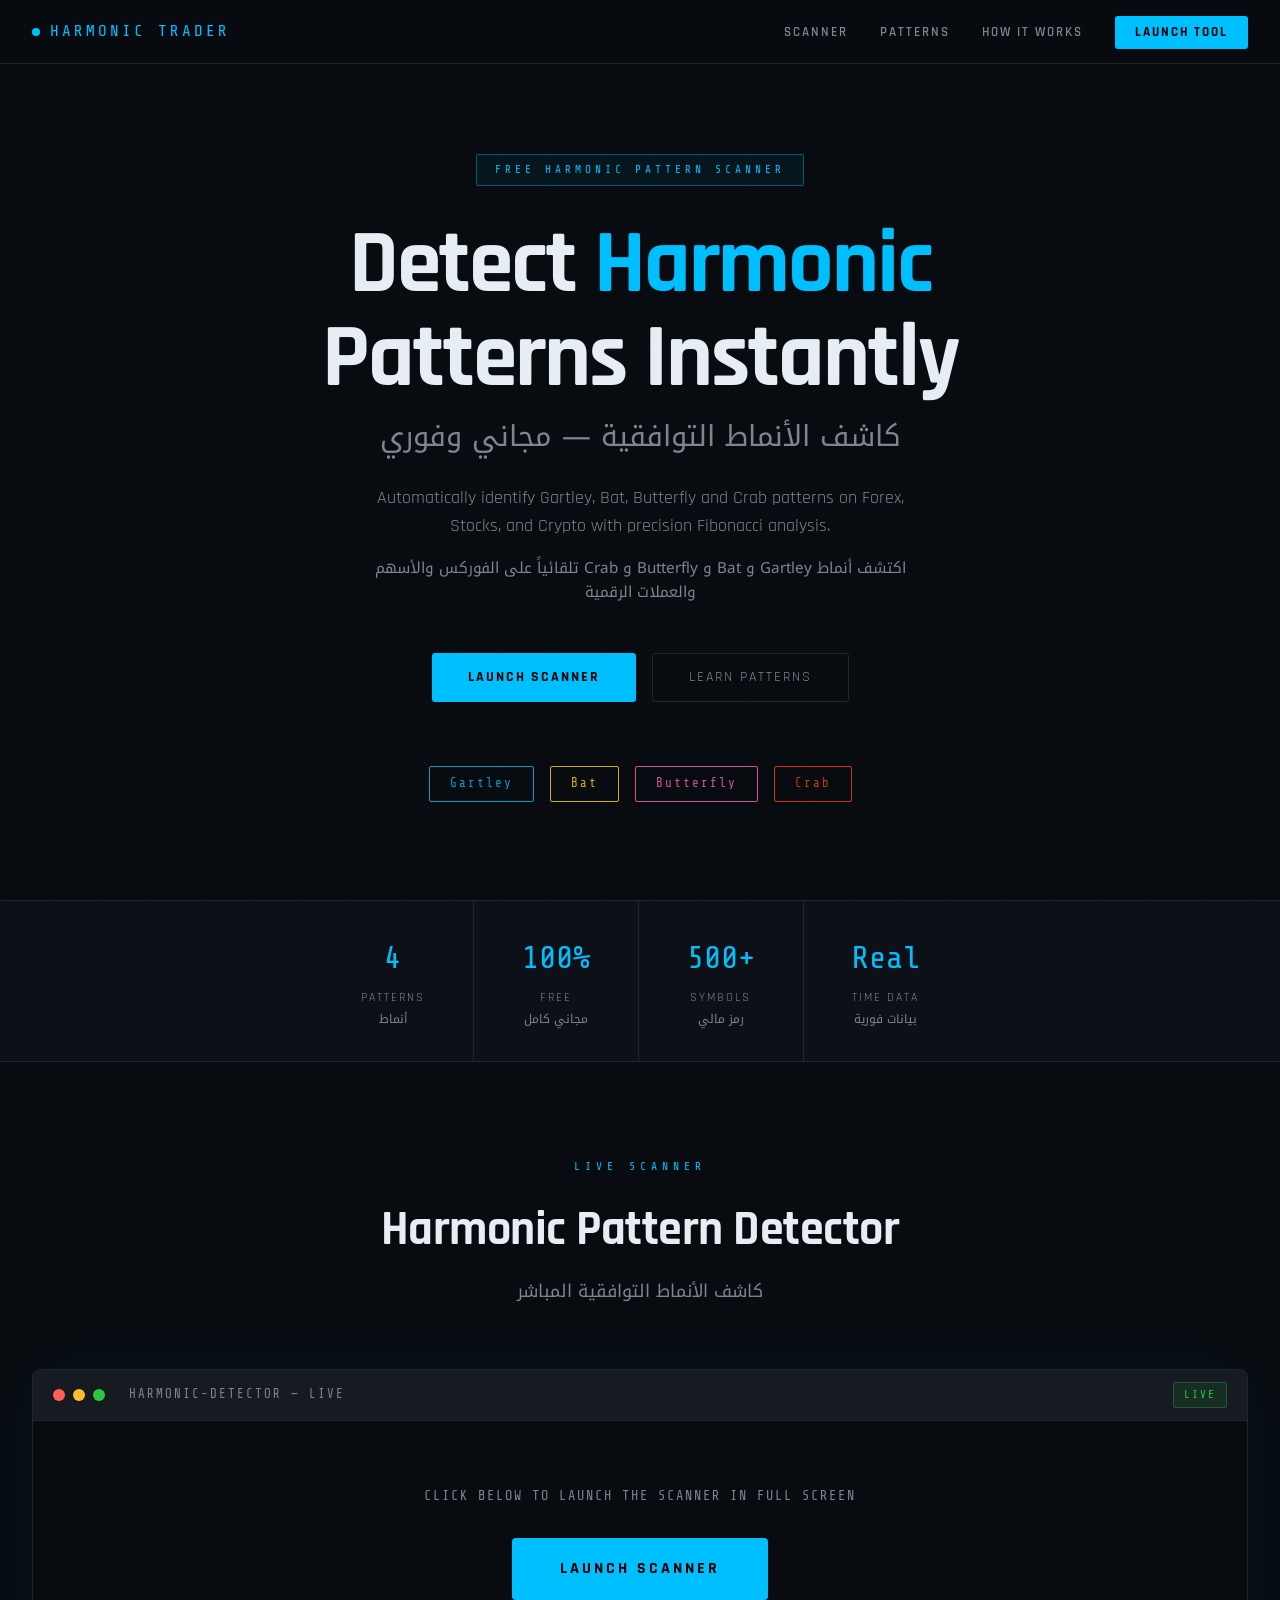
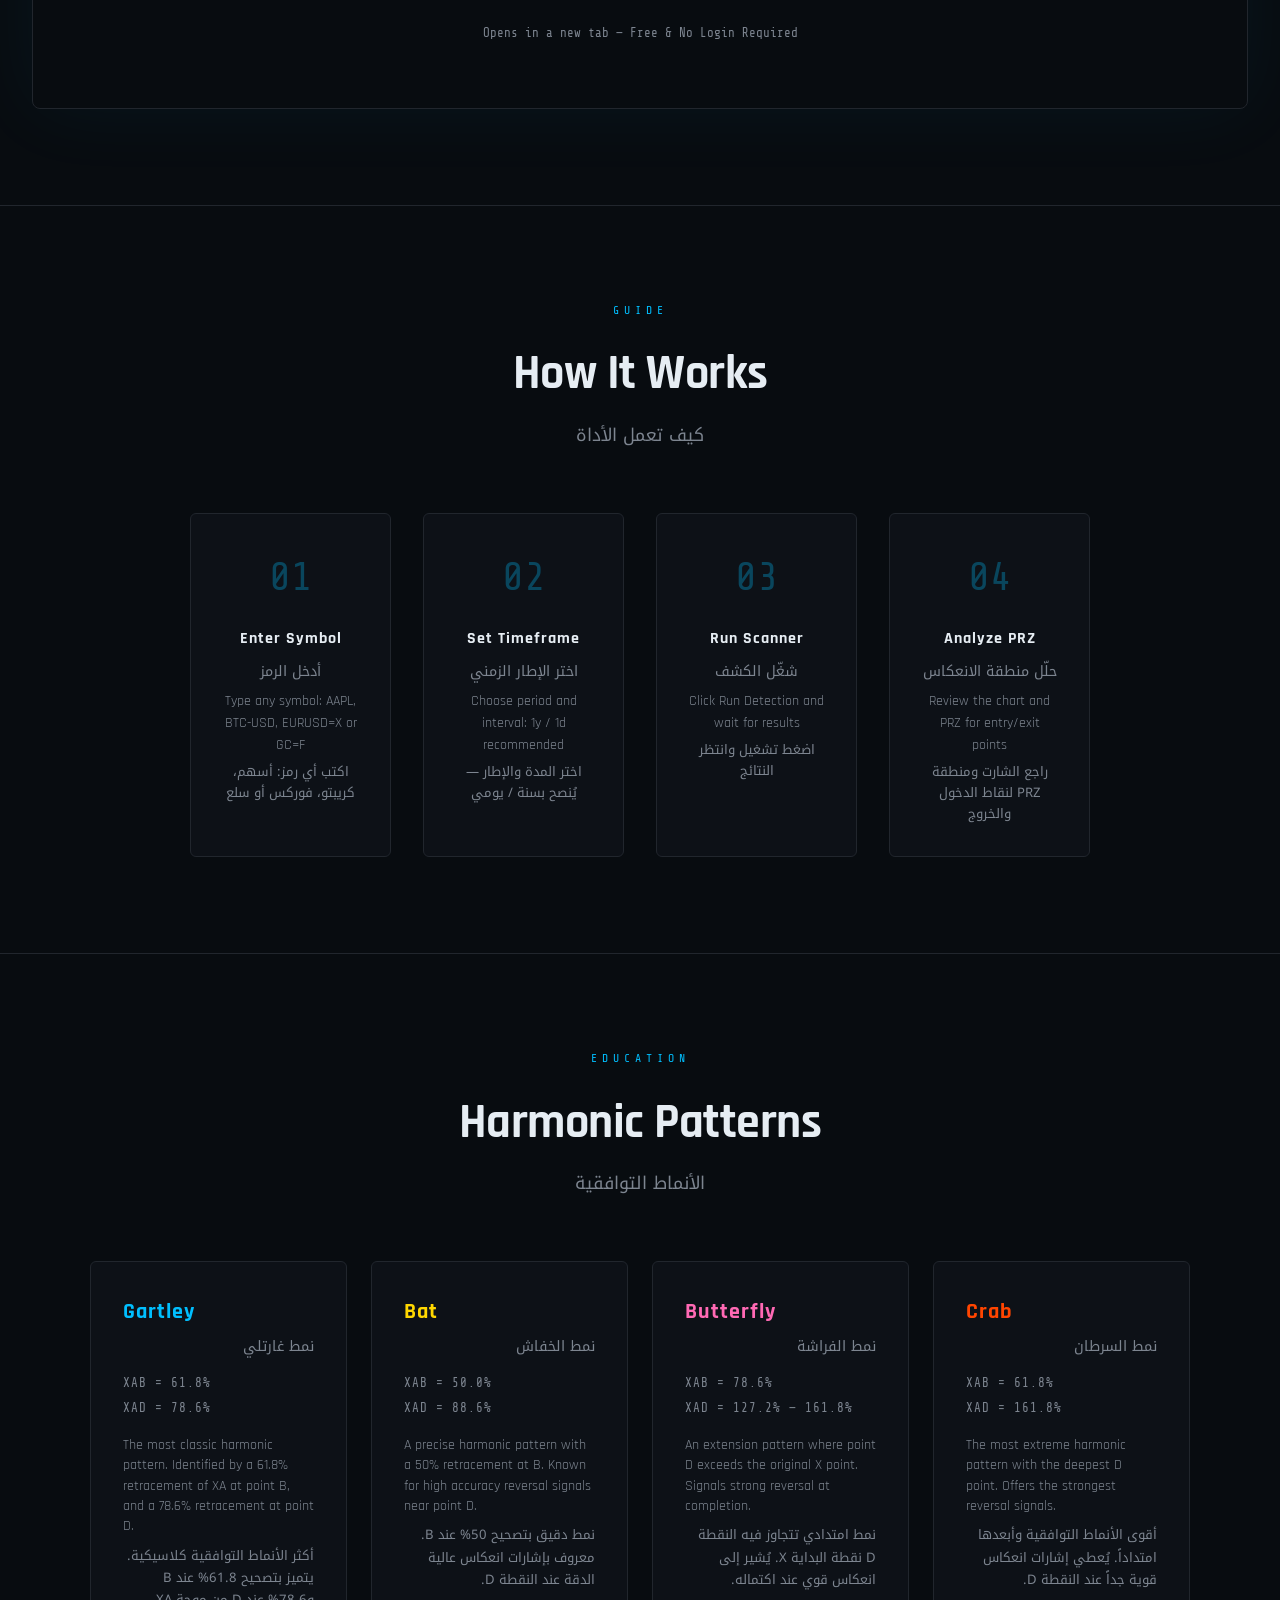
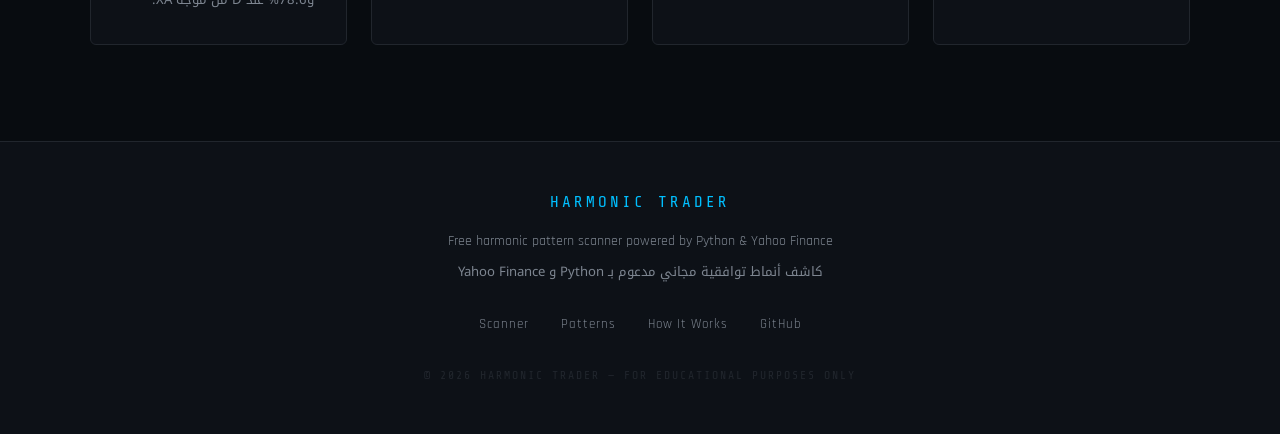
<file: index.html>
<!DOCTYPE html>
<html lang="en">
<head>
<meta charset="UTF-8">
  <meta name="google-site-verification" content="google468eff9cdc833924">
<meta name="viewport" content="width=device-width, initial-scale=1.0">
<title>Harmonic Trader — Free Pattern Scanner</title>
<meta name="description" content="Free harmonic pattern detector online. Automatically scan Gartley, Bat, Butterfly and Crab patterns on Forex, Stocks and Crypto. كاشف الأنماط التوافقية مجاني.">
<meta name="keywords" content="harmonic patterns, gartley, bat, butterfly, crab, free scanner, forex, التحليل التوافقي, أنماط هارمونيك">
<meta name="author" content="Harmonic Trader">
<meta name="robots" content="index, follow">
<link rel="canonical" href="https://sarifim3-stack.github.io">
<meta property="og:title" content="Harmonic Trader — Free Pattern Scanner">
<meta property="og:description" content="Detect Gartley, Bat, Butterfly and Crab patterns automatically. Free online tool.">
<meta property="og:url" content="https://sarifim3-stack.github.io">
<meta property="og:type" content="website">
<link rel="preconnect" href="https://fonts.googleapis.com">
<link href="https://fonts.googleapis.com/css2?family=Share+Tech+Mono&family=Rajdhani:wght@400;600;700&family=Noto+Kufi+Arabic:wght@400;700&display=swap" rel="stylesheet">
<link rel="stylesheet" href="style.css">
</head>
<body>

<!-- ═══════════════════════════════════ NAVBAR -->
<nav>
  <a href="#" class="nav-logo">
    <span class="nav-dot"></span>
    HARMONIC TRADER
  </a>
  <ul class="nav-links">
    <li><a href="#tool">Scanner</a></li>
    <li><a href="#patterns">Patterns</a></li>
    <li><a href="#how">How It Works</a></li>
    <li><a href="#tool" class="nav-cta">Launch Tool</a></li>
  </ul>
</nav>

<!-- ═══════════════════════════════════ HERO -->
<section class="hero">
  <div class="hero-badge">Free Harmonic Pattern Scanner</div>

  <h1>Detect <em>Harmonic</em><br>Patterns Instantly</h1>
  <p class="hero-ar">كاشف الأنماط التوافقية — مجاني وفوري</p>

  <p class="hero-desc">
    Automatically identify Gartley, Bat, Butterfly and Crab patterns
    on Forex, Stocks, and Crypto with precision Fibonacci analysis.
  </p>
  <p class="hero-desc-ar">
    اكتشف أنماط Gartley و Bat و Butterfly و Crab تلقائياً على الفوركس والأسهم والعملات الرقمية
  </p>

  <div class="hero-btns">
    <a href="#tool" class="btn-primary">Launch Scanner</a>
    <a href="#patterns" class="btn-outline">Learn Patterns</a>
  </div>

  <div class="patterns-row">
    <span class="pill gartley">Gartley</span>
    <span class="pill bat">Bat</span>
    <span class="pill butterfly">Butterfly</span>
    <span class="pill crab">Crab</span>
  </div>
</section>

<!-- ═══════════════════════════════════ STATS -->
<div class="stats-bar">
  <div class="stat-item">
    <span class="stat-num">4</span>
    <span class="stat-label">Patterns</span>
    <span class="stat-label-ar">أنماط</span>
  </div>
  <div class="stat-item">
    <span class="stat-num">100%</span>
    <span class="stat-label">Free</span>
    <span class="stat-label-ar">مجاني كامل</span>
  </div>
  <div class="stat-item">
    <span class="stat-num">500+</span>
    <span class="stat-label">Symbols</span>
    <span class="stat-label-ar">رمز مالي</span>
  </div>
  <div class="stat-item">
    <span class="stat-num">Real</span>
    <span class="stat-label">Time Data</span>
    <span class="stat-label-ar">بيانات فورية</span>
  </div>
</div>

<!-- ═══════════════════════════════════ TOOL -->
<section class="section" id="tool">
  <div class="section-header">
    <span class="section-label">Live Scanner</span>
    <h2 class="section-title">Harmonic Pattern Detector</h2>
    <p class="section-title-ar">كاشف الأنماط التوافقية المباشر</p>
  </div>

  <div class="tool-container">
    <div class="tool-topbar">
      <div class="topbar-left">
        <div class="dot-red"></div>
        <div class="dot-yellow"></div>
        <div class="dot-green"></div>
        <span class="topbar-title">HARMONIC-DETECTOR — LIVE</span>
      </div>
      <span class="live-badge">LIVE</span>
    </div>
    <!-- Streamlit Application Embed -->
    <div style="text-align:center; padding: 4rem 2rem;">
  <p style="color:#7D8590; font-family:'Share Tech Mono',monospace; 
     font-size:0.85rem; letter-spacing:2px; margin-bottom:2rem;">
     CLICK BELOW TO LAUNCH THE SCANNER IN FULL SCREEN
  </p>
  <a href="https://harmonic-app-4ssq8ssvj28xm8zxcca2x3.streamlit.app/" 
     target="_blank"
     style="display:inline-block; background:#00BFFF; color:#000; 
            font-weight:700; font-size:1rem; letter-spacing:3px;
            text-transform:uppercase; padding:18px 48px; 
            border-radius:4px; text-decoration:none;">
     Launch Scanner
  </a>
  <p style="color:#7D8590; font-size:0.78rem; margin-top:1.5rem;
     font-family:'Share Tech Mono',monospace;">
     Opens in a new tab — Free & No Login Required
  </p>
    </div>
  </div>
</section>

<hr class="divider">

<!-- ═══════════════════════════════════ HOW IT WORKS -->
<section class="section" id="how">
  <div class="section-header">
    <span class="section-label">Guide</span>
    <h2 class="section-title">How It Works</h2>
    <p class="section-title-ar">كيف تعمل الأداة</p>
  </div>

  <div class="steps-grid">
    <div class="step-card">
      <span class="step-num">01</span>
      <div class="step-title">Enter Symbol</div>
      <div class="step-title-ar">أدخل الرمز</div>
      <p class="step-desc">Type any symbol: AAPL, BTC-USD, EURUSD=X or GC=F</p>
      <p class="step-desc-ar">اكتب أي رمز: أسهم، كريبتو، فوركس أو سلع</p>
    </div>
    <div class="step-card">
      <span class="step-num">02</span>
      <div class="step-title">Set Timeframe</div>
      <div class="step-title-ar">اختر الإطار الزمني</div>
      <p class="step-desc">Choose period and interval: 1y / 1d recommended</p>
      <p class="step-desc-ar">اختر المدة والإطار — يُنصح بسنة / يومي</p>
    </div>
    <div class="step-card">
      <span class="step-num">03</span>
      <div class="step-title">Run Scanner</div>
      <div class="step-title-ar">شغّل الكشف</div>
      <p class="step-desc">Click Run Detection and wait for results</p>
      <p class="step-desc-ar">اضغط تشغيل وانتظر النتائج</p>
    </div>
    <div class="step-card">
      <span class="step-num">04</span>
      <div class="step-title">Analyze PRZ</div>
      <div class="step-title-ar">حلّل منطقة الانعكاس</div>
      <p class="step-desc">Review the chart and PRZ for entry/exit points</p>
      <p class="step-desc-ar">راجع الشارت ومنطقة PRZ لنقاط الدخول والخروج</p>
    </div>
  </div>
</section>

<hr class="divider">

<!-- ═══════════════════════════════════ PATTERNS -->
<section class="section" id="patterns">
  <div class="section-header">
    <span class="section-label">Education</span>
    <h2 class="section-title">Harmonic Patterns</h2>
    <p class="section-title-ar">الأنماط التوافقية</p>
  </div>

  <div class="patterns-grid">

    <div class="pattern-card gartley">
      <div class="pattern-name" style="color:var(--gartley)">Gartley</div>
      <div class="pattern-name-ar">نمط غارتلي</div>
      <div class="pattern-ratio">XAB = 61.8%</div>
      <div class="pattern-ratio">XAD = 78.6%</div>
      <p class="pattern-desc">
        The most classic harmonic pattern. Identified by a 61.8% retracement of XA at point B,
        and a 78.6% retracement at point D.
      </p>
      <p class="pattern-desc-ar">
        أكثر الأنماط التوافقية كلاسيكية. يتميز بتصحيح 61.8% عند B و78.6% عند D من موجة XA.
      </p>
    </div>

    <div class="pattern-card bat">
      <div class="pattern-name" style="color:var(--bat)">Bat</div>
      <div class="pattern-name-ar">نمط الخفاش</div>
      <div class="pattern-ratio">XAB = 50.0%</div>
      <div class="pattern-ratio">XAD = 88.6%</div>
      <p class="pattern-desc">
        A precise harmonic pattern with a 50% retracement at B.
        Known for high accuracy reversal signals near point D.
      </p>
      <p class="pattern-desc-ar">
        نمط دقيق بتصحيح 50% عند B. معروف بإشارات انعكاس عالية الدقة عند النقطة D.
      </p>
    </div>

    <div class="pattern-card butterfly">
      <div class="pattern-name" style="color:var(--butterfly)">Butterfly</div>
      <div class="pattern-name-ar">نمط الفراشة</div>
      <div class="pattern-ratio">XAB = 78.6%</div>
      <div class="pattern-ratio">XAD = 127.2% — 161.8%</div>
      <p class="pattern-desc">
        An extension pattern where point D exceeds the original X point.
        Signals strong reversal at completion.
      </p>
      <p class="pattern-desc-ar">
        نمط امتدادي تتجاوز فيه النقطة D نقطة البداية X. يُشير إلى انعكاس قوي عند اكتماله.
      </p>
    </div>

    <div class="pattern-card crab">
      <div class="pattern-name" style="color:var(--crab)">Crab</div>
      <div class="pattern-name-ar">نمط السرطان</div>
      <div class="pattern-ratio">XAB = 61.8%</div>
      <div class="pattern-ratio">XAD = 161.8%</div>
      <p class="pattern-desc">
        The most extreme harmonic pattern with the deepest D point.
        Offers the strongest reversal signals.
      </p>
      <p class="pattern-desc-ar">
        أقوى الأنماط التوافقية وأبعدها امتداداً. يُعطي إشارات انعكاس قوية جداً عند النقطة D.
      </p>
    </div>

  </div>
</section>

<!-- ═══════════════════════════════════ FOOTER -->
<footer>
  <div class="footer-logo">HARMONIC TRADER</div>
  <p class="footer-desc">Free harmonic pattern scanner powered by Python & Yahoo Finance</p>
  <p class="footer-desc-ar">كاشف أنماط توافقية مجاني مدعوم بـ Python و Yahoo Finance</p>

  <div class="footer-links">
    <a href="#tool">Scanner</a>
    <a href="#patterns">Patterns</a>
    <a href="#how">How It Works</a>
    <a href="https://github.com/sarifim3-stack/harmonic-app" target="_blank">GitHub</a>
  </div>

  <p class="footer-copy">© 2026 HARMONIC TRADER — FOR EDUCATIONAL PURPOSES ONLY</p>
</footer>

<!-- JavaScript for Enhanced Interactivity -->
<script src="script.js"></script>

</body>
</html>
</file>
<file: style.css>
/* ═══════════════════════════════════════
   RESET & VARIABLES
═══════════════════════════════════════ */
*, *::before, *::after { margin:0; padding:0; box-sizing:border-box }

:root {
  --bg:        #080C10;
  --surface:   #0D1117;
  --surface2:  #161B22;
  --border:    #21262D;
  --accent:    #00BFFF;
  --accent2:   #FFD700;
  --text:      #E6EDF3;
  --muted:     #7D8590;
  --gartley:   #00BFFF;
  --bat:       #FFD700;
  --butterfly: #FF69B4;
  --crab:      #FF4500;
  --font-en:   'Rajdhani', sans-serif;
  --font-mono: 'Share Tech Mono', monospace;
  --font-ar:   'Noto Kufi Arabic', sans-serif;
}

html { scroll-behavior: smooth }
body {
  background: var(--bg);
  color: var(--text);
  font-family: var(--font-en);
  line-height: 1.6;
  overflow-x: hidden;
}

/* Grid Background */
body::after {
  content: '';
  position: fixed; inset: 0;
  background-image:
    linear-gradient(rgba(0,191,255,0.025) 1px, transparent 1px),
    linear-gradient(90deg, rgba(0,191,255,0.025) 1px, transparent 1px);
  background-size: 50px 50px;
  pointer-events: none;
  z-index: 0;
}

/* ═══════════════════════════════════════
   NAVBAR
═══════════════════════════════════════ */
nav {
  position: fixed; top:0; left:0; right:0;
  z-index: 1000;
  background: rgba(8,12,16,0.95);
  backdrop-filter: blur(16px);
  border-bottom: 1px solid var(--border);
  height: 64px;
  display: flex; align-items: center;
  padding: 0 2rem;
  justify-content: space-between;
}

.nav-logo {
  font-family: var(--font-mono);
  color: var(--accent);
  font-size: 1rem;
  letter-spacing: 3px;
  text-decoration: none;
  display: flex; align-items: center; gap: 10px;
}

.nav-dot {
  width: 8px; height: 8px;
  background: var(--accent);
  border-radius: 50%;
  animation: blink 2s infinite;
}

@keyframes blink {
  0%,100% { opacity:1 }
  50%      { opacity:0.2 }
}

.nav-links {
  display: flex; gap: 2rem; list-style: none;
}

.nav-links a {
  color: var(--muted);
  text-decoration: none;
  font-size: 0.82rem;
  font-weight: 600;
  letter-spacing: 2px;
  text-transform: uppercase;
  transition: color 0.2s;
}

.nav-links a:hover { color: var(--accent) }

.nav-cta {
  background: var(--accent);
  color: #000 !important;
  padding: 8px 20px;
  border-radius: 3px;
  font-weight: 700 !important;
}

.nav-cta:hover { background: #fff !important; color: #000 !important }

/* ═══════════════════════════════════════
   HERO
═══════════════════════════════════════ */
.hero {
  position: relative; z-index: 1;
  min-height: 100vh;
  display: flex; flex-direction: column;
  align-items: center; justify-content: center;
  text-align: center;
  padding: 120px 2rem 4rem;
  animation: fadeIn 0.8s ease-in;
}

@keyframes fadeIn {
  from { opacity: 0; transform: translateY(20px); }
  to { opacity: 1; transform: translateY(0); }
}

.hero-badge {
  display: inline-block;
  border: 1px solid rgba(0,191,255,0.4);
  color: var(--accent);
  font-family: var(--font-mono);
  font-size: 0.7rem;
  letter-spacing: 4px;
  padding: 6px 18px;
  border-radius: 2px;
  margin-bottom: 2rem;
  text-transform: uppercase;
  background: rgba(0,191,255,0.05);
}

.hero h1 {
  font-size: clamp(2.8rem, 7vw, 6rem);
  font-weight: 700;
  letter-spacing: -2px;
  line-height: 1.05;
  margin-bottom: 0.5rem;
}

.hero h1 em {
  color: var(--accent);
  font-style: normal;
}

.hero-ar {
  font-family: var(--font-ar);
  font-size: clamp(1.2rem, 3vw, 1.8rem);
  color: var(--muted);
  margin-bottom: 1.5rem;
  direction: rtl;
}

.hero-desc {
  max-width: 580px;
  margin: 0 auto 1rem;
  color: var(--muted);
  font-size: 1.1rem;
}

.hero-desc-ar {
  font-family: var(--font-ar);
  max-width: 580px;
  margin: 0 auto 3rem;
  color: var(--muted);
  font-size: 0.95rem;
  direction: rtl;
}

.hero-btns {
  display: flex; gap: 1rem;
  flex-wrap: wrap; justify-content: center;
  margin-bottom: 4rem;
}

.btn-primary {
  background: var(--accent);
  color: #000;
  font-family: var(--font-en);
  font-weight: 700;
  font-size: 0.85rem;
  letter-spacing: 2px;
  text-transform: uppercase;
  padding: 14px 36px;
  border-radius: 3px;
  text-decoration: none;
  transition: all 0.2s;
  cursor: pointer;
  border: none;
}

.btn-primary:hover {
  background: #fff;
  transform: translateY(-2px);
  box-shadow: 0 8px 30px rgba(0,191,255,0.3);
}

.btn-outline {
  border: 1px solid var(--border);
  color: var(--muted);
  font-size: 0.85rem;
  letter-spacing: 2px;
  text-transform: uppercase;
  padding: 13px 36px;
  border-radius: 3px;
  text-decoration: none;
  transition: all 0.2s;
  background: transparent;
  cursor: pointer;
}

.btn-outline:hover {
  border-color: var(--accent);
  color: var(--accent);
}

/* Patterns Pills */
.patterns-row {
  display: flex; gap: 1rem;
  flex-wrap: wrap; justify-content: center;
}

.pill {
  border: 1px solid;
  padding: 7px 20px;
  border-radius: 2px;
  font-family: var(--font-mono);
  font-size: 0.78rem;
  letter-spacing: 2px;
  opacity: 0.8;
  transition: opacity 0.2s;
}

.pill:hover { opacity: 1 }
.pill.gartley   { border-color: var(--gartley);   color: var(--gartley) }
.pill.bat       { border-color: var(--bat);       color: var(--bat) }
.pill.butterfly { border-color: var(--butterfly); color: var(--butterfly) }
.pill.crab      { border-color: var(--crab);      color: var(--crab) }

/* ═══════════════════════════════════════
   STATS BAR
═══════════════════════════════════════ */
.stats-bar {
  position: relative; z-index: 1;
  border-top: 1px solid var(--border);
  border-bottom: 1px solid var(--border);
  background: var(--surface);
  display: flex;
  justify-content: center;
  flex-wrap: wrap;
}

.stat-item {
  padding: 2rem 3rem;
  text-align: center;
  border-right: 1px solid var(--border);
  animation: slideUp 0.6s ease-out;
}

@keyframes slideUp {
  from { opacity: 0; transform: translateY(10px); }
  to { opacity: 1; transform: translateY(0); }
}

.stat-item:last-child { border-right: none }

.stat-num {
  font-family: var(--font-mono);
  font-size: 2rem;
  color: var(--accent);
  display: block;
}

.stat-label {
  font-size: 0.78rem;
  color: var(--muted);
  letter-spacing: 2px;
  text-transform: uppercase;
}

.stat-label-ar {
  font-family: var(--font-ar);
  font-size: 0.75rem;
  color: var(--muted);
  display: block;
  direction: rtl;
}

/* ═══════════════════════════════════════
   SECTION COMMON
═══════════════════════════════════════ */
.section {
  position: relative; z-index: 1;
  padding: 6rem 2rem;
}

.section-header { text-align: center; margin-bottom: 4rem }

.section-label {
  font-family: var(--font-mono);
  font-size: 0.72rem;
  color: var(--accent);
  letter-spacing: 5px;
  text-transform: uppercase;
  display: block;
  margin-bottom: 1rem;
}

.section-title {
  font-size: clamp(1.8rem, 4vw, 3rem);
  font-weight: 700;
  letter-spacing: -0.5px;
}

.section-title-ar {
  font-family: var(--font-ar);
  font-size: 1.1rem;
  color: var(--muted);
  margin-top: 0.5rem;
  direction: rtl;
}

/* ═══════════════════════════════════════
   TOOL SECTION
═══════════════════════════════════════ */
.tool-container {
  max-width: 1300px;
  margin: 0 auto;
  border: 1px solid var(--border);
  border-radius: 8px;
  overflow: hidden;
  box-shadow: 0 0 80px rgba(0,191,255,0.06);
  animation: slideUp 0.8s ease-out;
}

.tool-topbar {
  background: var(--surface2);
  padding: 12px 20px;
  display: flex;
  align-items: center;
  justify-content: space-between;
  border-bottom: 1px solid var(--border);
}

.topbar-left {
  display: flex; align-items: center; gap: 8px;
}

.dot-red   { width:12px; height:12px; border-radius:50%; background:#FF5F57 }
.dot-yellow{ width:12px; height:12px; border-radius:50%; background:#FFBD2E }
.dot-green { width:12px; height:12px; border-radius:50%; background:#28C840 }

.topbar-title {
  font-family: var(--font-mono);
  font-size: 0.78rem;
  color: var(--muted);
  letter-spacing: 2px;
  margin-left: 1rem;
}

.live-badge {
  background: rgba(40,200,64,0.1);
  border: 1px solid rgba(40,200,64,0.3);
  color: #28C840;
  font-family: var(--font-mono);
  font-size: 0.68rem;
  letter-spacing: 2px;
  padding: 3px 10px;
  border-radius: 2px;
  animation: pulse 2s infinite;
}

@keyframes pulse {
  0%, 100% { opacity: 1; }
  50% { opacity: 0.7; }
}

.tool-frame {
  width: 100%;
  height: 960px;
  border: none;
  display: block;
  background: var(--surface);
}

/* ═══════════════════════════════════════
   HOW IT WORKS
═══════════════════════════════════════ */
.steps-grid {
  max-width: 900px;
  margin: 0 auto;
  display: grid;
  grid-template-columns: repeat(auto-fit, minmax(200px, 1fr));
  gap: 2rem;
}

.step-card {
  background: var(--surface);
  border: 1px solid var(--border);
  border-radius: 6px;
  padding: 2rem;
  text-align: center;
  transition: border-color 0.2s, transform 0.2s;
  animation: slideUp 0.6s ease-out;
}

.step-card:hover {
  border-color: var(--accent);
  transform: translateY(-4px);
}

.step-num {
  font-family: var(--font-mono);
  font-size: 2.5rem;
  color: var(--accent);
  opacity: 0.3;
  display: block;
  margin-bottom: 1rem;
}

.step-title {
  font-size: 1rem;
  font-weight: 700;
  letter-spacing: 1px;
  margin-bottom: 0.5rem;
}

.step-title-ar {
  font-family: var(--font-ar);
  font-size: 0.9rem;
  color: var(--muted);
  direction: rtl;
  display: block;
  margin-bottom: 0.5rem;
}

.step-desc {
  font-size: 0.85rem;
  color: var(--muted);
}

.step-desc-ar {
  font-family: var(--font-ar);
  font-size: 0.82rem;
  color: var(--muted);
  direction: rtl;
  margin-top: 0.3rem;
}

/* ═══════════════════════════════════════
   PATTERNS SECTION
═══════════════════════════════════════ */
.patterns-grid {
  max-width: 1100px;
  margin: 0 auto;
  display: grid;
  grid-template-columns: repeat(auto-fit, minmax(240px, 1fr));
  gap: 1.5rem;
}

.pattern-card {
  background: var(--surface);
  border: 1px solid var(--border);
  border-radius: 6px;
  padding: 2rem;
  transition: all 0.2s;
  cursor: pointer;
  animation: slideUp 0.6s ease-out;
}

.pattern-card:hover { transform: translateY(-4px) }
.pattern-card.gartley:hover   { border-color: var(--gartley); box-shadow: 0 8px 30px rgba(0,191,255,0.1) }
.pattern-card.bat:hover       { border-color: var(--bat);     box-shadow: 0 8px 30px rgba(255,215,0,0.1) }
.pattern-card.butterfly:hover { border-color: var(--butterfly);box-shadow: 0 8px 30px rgba(255,105,180,0.1) }
.pattern-card.crab:hover      { border-color: var(--crab);    box-shadow: 0 8px 30px rgba(255,69,0,0.1) }

.pattern-name {
  font-size: 1.4rem;
  font-weight: 700;
  letter-spacing: 1px;
  margin-bottom: 0.3rem;
}

.pattern-name-ar {
  font-family: var(--font-ar);
  font-size: 0.9rem;
  color: var(--muted);
  direction: rtl;
  margin-bottom: 1rem;
}

.pattern-ratio {
  font-family: var(--font-mono);
  font-size: 0.78rem;
  color: var(--muted);
  letter-spacing: 1px;
  margin-bottom: 0.3rem;
}

.pattern-desc {
  font-size: 0.85rem;
  color: var(--muted);
  margin-top: 1rem;
  line-height: 1.5;
}

.pattern-desc-ar {
  font-family: var(--font-ar);
  font-size: 0.82rem;
  color: var(--muted);
  margin-top: 0.5rem;
  line-height: 1.7;
  direction: rtl;
}

/* ═══════════════════════════════════════
   FOOTER
═══════════════════════════════════════ */
footer {
  position: relative; z-index: 1;
  border-top: 1px solid var(--border);
  background: var(--surface);
  padding: 3rem 2rem;
  text-align: center;
}

.footer-logo {
  font-family: var(--font-mono);
  color: var(--accent);
  font-size: 1rem;
  letter-spacing: 3px;
  margin-bottom: 1rem;
}

.footer-desc {
  color: var(--muted);
  font-size: 0.85rem;
  margin-bottom: 0.5rem;
}

.footer-desc-ar {
  font-family: var(--font-ar);
  color: var(--muted);
  font-size: 0.82rem;
  direction: rtl;
  margin-bottom: 2rem;
}

.footer-links {
  display: flex; gap: 2rem;
  justify-content: center;
  flex-wrap: wrap;
  margin-bottom: 2rem;
}

.footer-links a {
  color: var(--muted);
  text-decoration: none;
  font-size: 0.82rem;
  letter-spacing: 1px;
  transition: color 0.2s;
}

.footer-links a:hover { color: var(--accent) }

.footer-copy {
  font-family: var(--font-mono);
  font-size: 0.72rem;
  color: var(--border);
  letter-spacing: 2px;
}

.divider {
  border: none;
  border-top: 1px solid var(--border);
  margin: 0;
}

/* ═══════════════════════════════════════
   RESPONSIVE
═══════════════════════════════════════ */
@media (max-width: 768px) {
  .nav-links { display: none }
  .stat-item { padding: 1.5rem 1.5rem; border-right: none; border-bottom: 1px solid var(--border) }
  .tool-frame { height: 700px }
  .hero h1 { letter-spacing: -1px }
}
</file>
